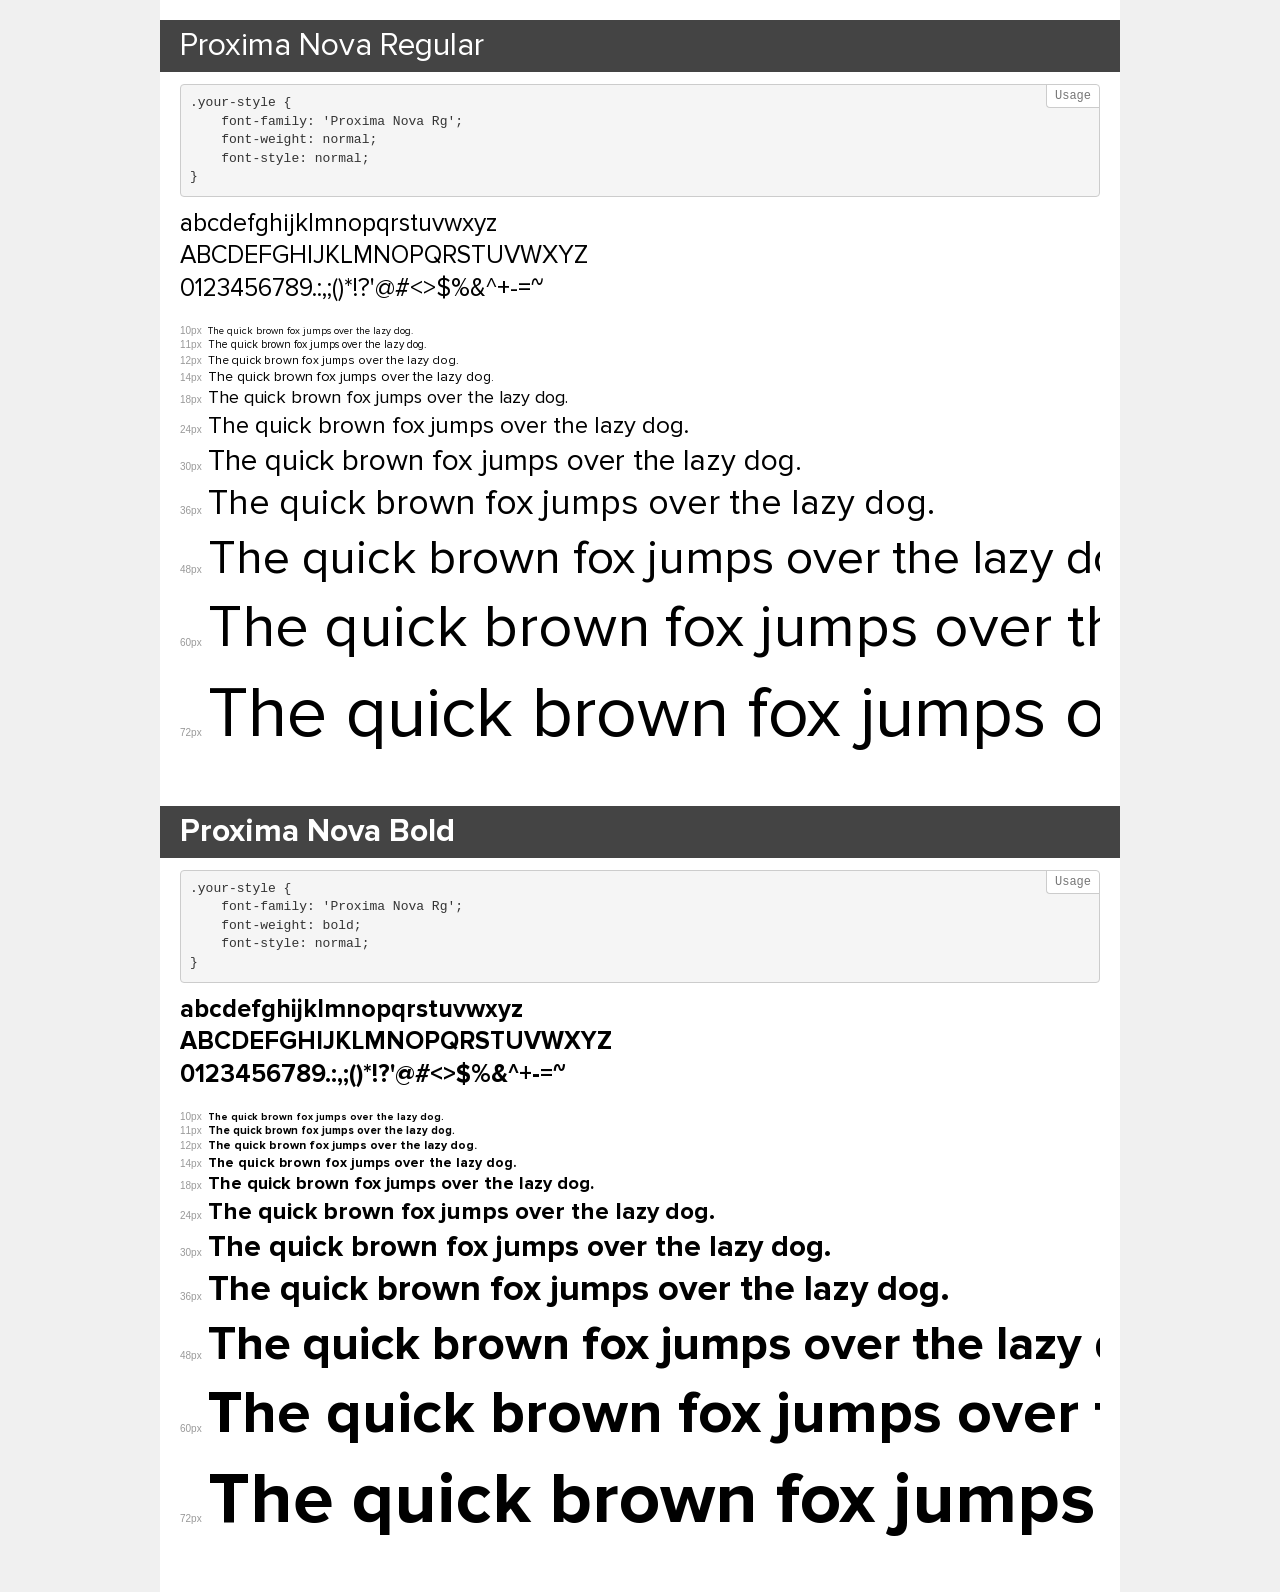
<file: fonts/demo.html>
<!DOCTYPE html>
<html lang="en">
<head>
    <meta charset="utf-8">
    <meta http-equiv="X-UA-Compatible" content="IE=edge">
    <meta name="viewport" content="width=device-width, initial-scale=1">
    <meta name="robots" content="noindex, noarchive">
    <meta name="format-detection" content="telephone=no">
    <title>Transfonter demo</title>
    <link href="stylesheet.css" rel="stylesheet">
    <style>
        /*
        http://meyerweb.com/eric/tools/css/reset/
        v2.0 | 20110126
        License: none (public domain)
        */
        html, body, div, span, applet, object, iframe,
        h1, h2, h3, h4, h5, h6, p, blockquote, pre,
        a, abbr, acronym, address, big, cite, code,
        del, dfn, em, img, ins, kbd, q, s, samp,
        small, strike, strong, sub, sup, tt, var,
        b, u, i, center,
        dl, dt, dd, ol, ul, li,
        fieldset, form, label, legend,
        table, caption, tbody, tfoot, thead, tr, th, td,
        article, aside, canvas, details, embed,
        figure, figcaption, footer, header, hgroup,
        menu, nav, output, ruby, section, summary,
        time, mark, audio, video {
            margin: 0;
            padding: 0;
            border: 0;
            font-size: 100%;
            font: inherit;
            vertical-align: baseline;
        }
        /* HTML5 display-role reset for older browsers */
        article, aside, details, figcaption, figure,
        footer, header, hgroup, menu, nav, section {
            display: block;
        }
        body {
            line-height: 1;
        }
        ol, ul {
            list-style: none;
        }
        blockquote, q {
            quotes: none;
        }
        blockquote:before, blockquote:after,
        q:before, q:after {
            content: '';
            content: none;
        }
        table {
            border-collapse: collapse;
            border-spacing: 0;
        }
        /* demo styles */
        body {
            background: #f0f0f0;
            color: #000;
        }
        .page {
            background: #fff;
            width: 920px;
            margin: 0 auto;
            padding: 20px 20px 0 20px;
            overflow: hidden;
        }
        .font-container {
            overflow-x: auto;
            overflow-y: hidden;
            margin-bottom: 40px;
            line-height: 1.3;
            white-space: nowrap;
            padding-bottom: 5px;
        }
        h1 {
            position: relative;
            background: #444;
            font-size: 32px;
            color: #fff;
            padding: 10px 20px;
            margin: 0 -20px 12px -20px;
        }
        .letters {
            font-size: 25px;
            margin-bottom: 20px;
        }
        .s10:before {
            content: '10px';
        }
        .s11:before {
            content: '11px';
        }
        .s12:before {
            content: '12px';
        }
        .s14:before {
            content: '14px';
        }
        .s18:before {
            content: '18px';
        }
        .s24:before {
            content: '24px';
        }
        .s30:before {
            content: '30px';
        }
        .s36:before {
            content: '36px';
        }
        .s48:before {
            content: '48px';
        }
        .s60:before {
            content: '60px';
        }
        .s72:before {
            content: '72px';
        }
        .s10:before, .s11:before, .s12:before, .s14:before,
        .s18:before, .s24:before, .s30:before, .s36:before,
        .s48:before, .s60:before, .s72:before {
            font-family: Arial, sans-serif;
            font-size: 10px;
            font-weight: normal;
            font-style: normal;
            color: #999;
            padding-right: 6px;
        }
        pre {
            display: block;
            position: relative;
            padding: 9px;
            margin: 0 0 10px;
            font-family: Monaco, Menlo, Consolas, "Courier New", monospace;
            font-size: 13px;
            line-height: 1.428571429;
            color: #333;
            font-weight: normal;
            font-style: normal;
            background-color: #f5f5f5;
            border: 1px solid #ccc;
            overflow-x: auto;
            border-radius: 4px;
        }
        pre:after {
            display: block;
            position: absolute;
            right: 0;
            top: 0;
            content: 'Usage';
            line-height: 1;
            padding: 5px 8px;
            font-size: 12px;
            color: #767676;
            background-color: #fff;
            border: 1px solid #ccc;
            border-right: none;
            border-top: none;
            border-radius: 0 4px 0 4px;
            z-index: 10;
        }
        /* responsive */
        @media (max-width: 959px) {
            .page {
                width: auto;
                margin: 0;
            }
        }
    </style>
</head>
<body>
<div class="page">
    <div class="demo">
        <h1 style="font-family: 'Proxima Nova Rg'; font-weight: normal; font-style: normal;">Proxima Nova Regular</h1>
        <pre>.your-style {
    font-family: 'Proxima Nova Rg';
    font-weight: normal;
    font-style: normal;
}</pre>
        <div class="font-container" style="font-family: 'Proxima Nova Rg'; font-weight: normal; font-style: normal;">
            <p class="letters">
                abcdefghijklmnopqrstuvwxyz<br>
ABCDEFGHIJKLMNOPQRSTUVWXYZ<br>
                0123456789.:,;()*!?'@#<>$%&^+-=~
            </p>
            <p class="s10" style="font-size: 10px;">The quick brown fox jumps over the lazy dog.</p>
            <p class="s11" style="font-size: 11px;">The quick brown fox jumps over the lazy dog.</p>
            <p class="s12" style="font-size: 12px;">The quick brown fox jumps over the lazy dog.</p>
            <p class="s14" style="font-size: 14px;">The quick brown fox jumps over the lazy dog.</p>
            <p class="s18" style="font-size: 18px;">The quick brown fox jumps over the lazy dog.</p>
            <p class="s24" style="font-size: 24px;">The quick brown fox jumps over the lazy dog.</p>
            <p class="s30" style="font-size: 30px;">The quick brown fox jumps over the lazy dog.</p>
            <p class="s36" style="font-size: 36px;">The quick brown fox jumps over the lazy dog.</p>
            <p class="s48" style="font-size: 48px;">The quick brown fox jumps over the lazy dog.</p>
            <p class="s60" style="font-size: 60px;">The quick brown fox jumps over the lazy dog.</p>
            <p class="s72" style="font-size: 72px;">The quick brown fox jumps over the lazy dog.</p>
        </div>
    </div>
    <div class="demo">
        <h1 style="font-family: 'Proxima Nova Rg'; font-weight: bold; font-style: normal;">Proxima Nova Bold</h1>
        <pre>.your-style {
    font-family: 'Proxima Nova Rg';
    font-weight: bold;
    font-style: normal;
}</pre>
        <div class="font-container" style="font-family: 'Proxima Nova Rg'; font-weight: bold; font-style: normal;">
            <p class="letters">
                abcdefghijklmnopqrstuvwxyz<br>
ABCDEFGHIJKLMNOPQRSTUVWXYZ<br>
                0123456789.:,;()*!?'@#<>$%&^+-=~
            </p>
            <p class="s10" style="font-size: 10px;">The quick brown fox jumps over the lazy dog.</p>
            <p class="s11" style="font-size: 11px;">The quick brown fox jumps over the lazy dog.</p>
            <p class="s12" style="font-size: 12px;">The quick brown fox jumps over the lazy dog.</p>
            <p class="s14" style="font-size: 14px;">The quick brown fox jumps over the lazy dog.</p>
            <p class="s18" style="font-size: 18px;">The quick brown fox jumps over the lazy dog.</p>
            <p class="s24" style="font-size: 24px;">The quick brown fox jumps over the lazy dog.</p>
            <p class="s30" style="font-size: 30px;">The quick brown fox jumps over the lazy dog.</p>
            <p class="s36" style="font-size: 36px;">The quick brown fox jumps over the lazy dog.</p>
            <p class="s48" style="font-size: 48px;">The quick brown fox jumps over the lazy dog.</p>
            <p class="s60" style="font-size: 60px;">The quick brown fox jumps over the lazy dog.</p>
            <p class="s72" style="font-size: 72px;">The quick brown fox jumps over the lazy dog.</p>
        </div>
    </div>
</div>
</body>
</html>
</file>
<file: fonts/stylesheet.css>
@font-face {
    font-family: 'Proxima Nova Rg';
    src: url('ProximaNova-Regular.eot');
    src: url('ProximaNova-Regular.eot?#iefix') format('embedded-opentype'),
        url('ProximaNova-Regular.woff2') format('woff2'),
        url('ProximaNova-Regular.woff') format('woff'),
        url('ProximaNova-Regular.ttf') format('truetype'),
        url('ProximaNova-Regular.svg#ProximaNova-Regular') format('svg');
    font-weight: normal;
    font-style: normal;
    font-display: swap;
}

@font-face {
    font-family: 'Proxima Nova Rg';
    src: url('ProximaNova-Bold.eot');
    src: url('ProximaNova-Bold.eot?#iefix') format('embedded-opentype'),
        url('ProximaNova-Bold.woff2') format('woff2'),
        url('ProximaNova-Bold.woff') format('woff'),
        url('ProximaNova-Bold.ttf') format('truetype'),
        url('ProximaNova-Bold.svg#ProximaNova-Bold') format('svg');
    font-weight: bold;
    font-style: normal;
    font-display: swap;
}
</file>
